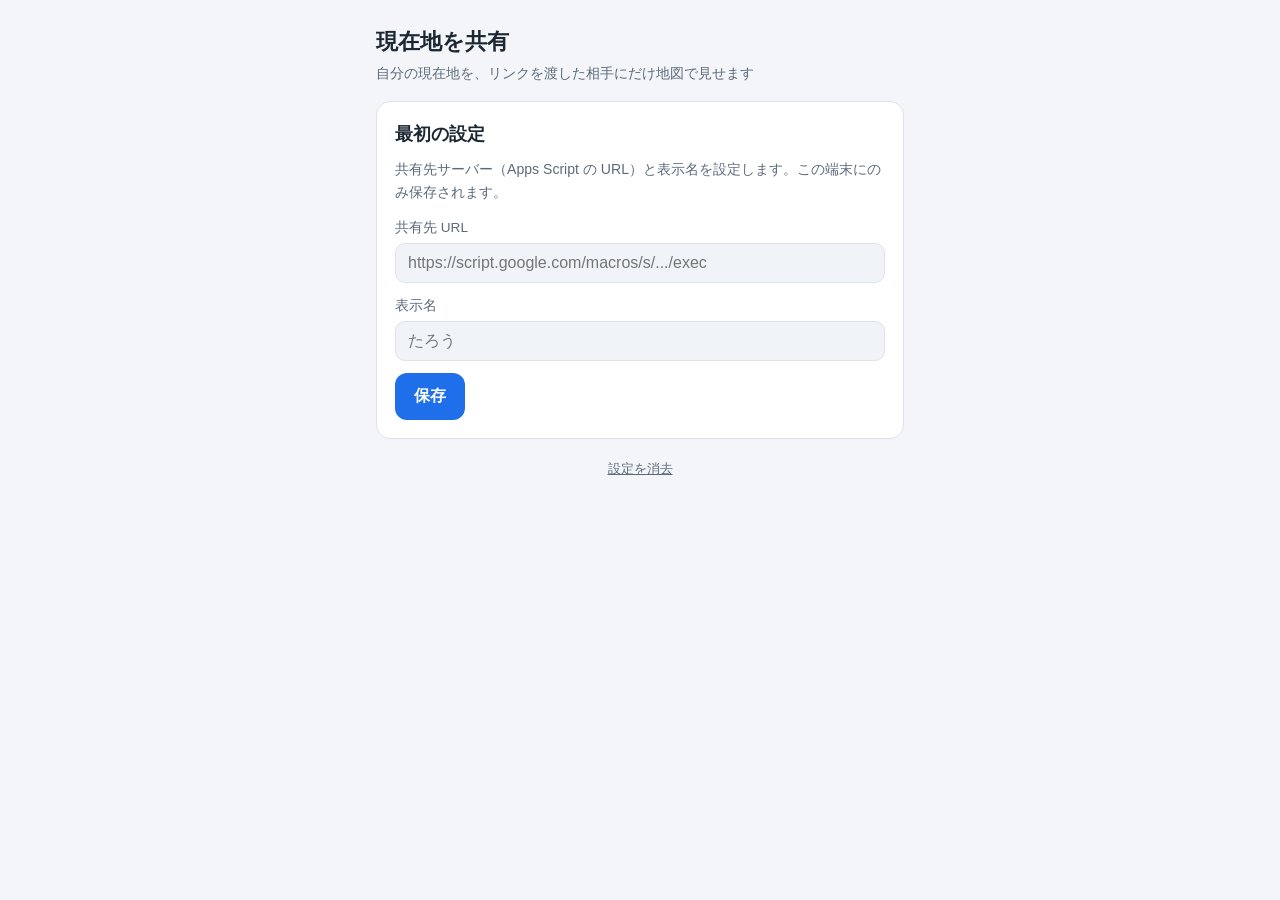
<file: live-location-share/index.html>
<!doctype html>
<html lang="ja">
<head>
  <meta charset="utf-8" />
  <meta name="viewport" content="width=device-width, initial-scale=1, viewport-fit=cover" />
  <title>現在地を共有</title>
  <link rel="stylesheet" href="styles.css" />
</head>
<body>
  <main class="wrap">
    <!-- 共有中であることを常に知らせるバナー -->
    <div id="banner" class="banner hidden" role="status" aria-live="polite">
      <span class="dot"></span><span>現在地を共有中 — 「共有を停止」でいつでも止められます</span>
    </div>

    <header class="head">
      <h1>現在地を共有</h1>
      <p class="sub">自分の現在地を、リンクを渡した相手にだけ地図で見せます</p>
    </header>

    <!-- 設定（初回のみ） -->
    <section id="setup" class="card hidden">
      <h2>最初の設定</h2>
      <p class="note">共有先サーバー（Apps Script の URL）と表示名を設定します。この端末にのみ保存されます。</p>
      <label>共有先 URL
        <input id="endpoint" type="url" placeholder="https://script.google.com/macros/s/.../exec" />
      </label>
      <label>表示名
        <input id="name" type="text" placeholder="たろう" />
      </label>
      <button id="saveSetup" class="btn primary">保存</button>
    </section>

    <!-- 共有前 -->
    <section id="idle" class="card hidden">
      <p class="note">ボタンを押すと位置情報の許可を求められます。許可した時だけ共有が始まります。</p>
      <label>共有する時間
        <select id="ttl">
          <option value="1">1時間</option>
          <option value="4" selected>4時間</option>
          <option value="8">8時間</option>
        </select>
      </label>
      <button id="start" class="btn primary big">現在地の共有を開始</button>
      <button id="editSetup" class="btn ghost">設定を変更</button>
    </section>

    <!-- 共有中 -->
    <section id="sharing" class="card hidden">
      <div class="live">
        <div><div class="live-label">共有中</div><div id="who" class="live-who">—</div></div>
        <div class="live-timer" id="elapsed">00:00</div>
      </div>

      <label>共有リンク（この相手だけが見られます）
        <div class="linkrow">
          <input id="link" type="text" readonly />
          <button id="copy" class="btn">コピー</button>
        </div>
      </label>

      <dl class="meta">
        <div><dt>最終更新</dt><dd id="updated">—</dd></div>
        <div><dt>精度</dt><dd id="acc">—</dd></div>
        <div><dt>期限</dt><dd id="expires">—</dd></div>
      </dl>

      <div class="row">
        <a id="preview" class="btn ghost" target="_blank" rel="noopener">地図で確認</a>
        <button id="stop" class="btn danger">共有を停止</button>
      </div>
    </section>

    <footer class="foot"><button id="reset" class="link">設定を消去</button></footer>
  </main>
  <script src="share.js"></script>
</body>
</html>
</file>
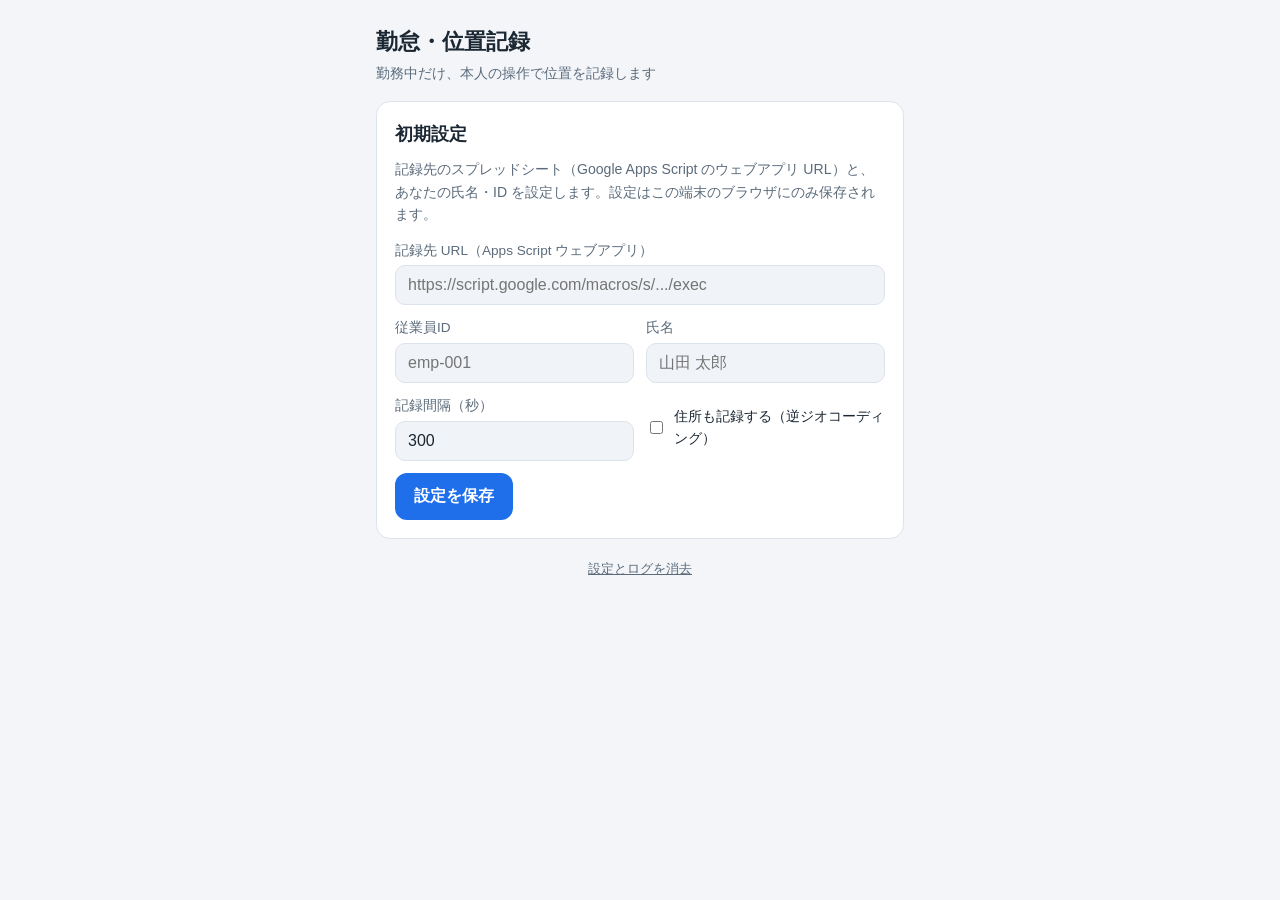
<file: timecard-location/index.html>
<!doctype html>
<html lang="ja">
<head>
  <meta charset="utf-8" />
  <meta name="viewport" content="width=device-width, initial-scale=1, viewport-fit=cover" />
  <title>勤怠・位置記録</title>
  <link rel="stylesheet" href="styles.css" />
</head>
<body>
  <!-- ============================================================
       このアプリは「本人が勤務ONにしている間だけ」位置を記録します。
       隠れて動く機能はありません。OFF にすれば記録は完全に停止します。
       ============================================================ -->
  <main class="app" id="app">

    <!-- 記録中であることを常に知らせるバナー（記録中のみ表示） -->
    <div id="recordingBanner" class="banner hidden" role="status" aria-live="polite">
      <span class="dot" aria-hidden="true"></span>
      <span>位置を記録中です — いつでも「勤務終了」で停止できます</span>
    </div>

    <header class="head">
      <h1>勤怠・位置記録</h1>
      <p class="sub">勤務中だけ、本人の操作で位置を記録します</p>
    </header>

    <!-- 1. 初期設定画面 ------------------------------------------------ -->
    <section id="setupView" class="card hidden">
      <h2>初期設定</h2>
      <p class="note">
        記録先のスプレッドシート（Google Apps Script のウェブアプリ URL）と、
        あなたの氏名・ID を設定します。設定はこの端末のブラウザにのみ保存されます。
      </p>
      <label>記録先 URL（Apps Script ウェブアプリ）
        <input id="cfgEndpoint" type="url" inputmode="url" placeholder="https://script.google.com/macros/s/.../exec" />
      </label>
      <div class="row">
        <label>従業員ID
          <input id="cfgWorkerId" type="text" placeholder="emp-001" />
        </label>
        <label>氏名
          <input id="cfgWorkerName" type="text" placeholder="山田 太郎" />
        </label>
      </div>
      <div class="row">
        <label>記録間隔（秒）
          <input id="cfgInterval" type="number" min="60" step="30" value="300" />
        </label>
        <label class="check">
          <input id="cfgGeocode" type="checkbox" />
          住所も記録する（逆ジオコーディング）
        </label>
      </div>
      <button id="saveSetup" class="btn primary">設定を保存</button>
    </section>

    <!-- 2. 同意画面 ---------------------------------------------------- -->
    <section id="consentView" class="card hidden">
      <h2>記録を始める前に（同意）</h2>
      <ul class="consent-list">
        <li>記録するのは<strong>「勤務開始」を押してから「勤務終了」を押すまで</strong>の間だけです。</li>
        <li>その間、約<strong><span id="consentInterval">5</span>分ごと</strong>に現在地（緯度・経度・精度<span id="consentAddr">・住所</span>）を記録します。</li>
        <li>勤務終了すると記録は<strong>完全に止まります</strong>。OFF の間は一切記録しません。</li>
        <li>記録中はこの画面の上部に<strong>「記録中」バナー</strong>が表示され、送信した内容も一覧で確認できます。</li>
        <li>位置情報へのアクセスは、次の画面でブラウザが<strong>あなたの許可</strong>を求めます。許可しなければ記録されません。</li>
      </ul>
      <p class="note small">
        ※ 記録先スプレッドシートの管理・閲覧範囲、保管期間、利用目的については、
        あなたの勤務先の規程・合意に従って運用してください。
      </p>
      <label class="check big">
        <input id="consentCheck" type="checkbox" />
        上記を理解し、勤務中の位置記録に同意します
      </label>
      <div class="row">
        <button id="goOnDuty" class="btn primary" disabled>同意して勤務開始</button>
        <button id="editSetup" class="btn ghost">設定を変更</button>
      </div>
    </section>

    <!-- 3. 勤務中画面 -------------------------------------------------- -->
    <section id="onDutyView" class="card hidden">
      <div class="status">
        <div>
          <div class="status-label">勤務中</div>
          <div class="status-worker" id="onWorker">—</div>
        </div>
        <div class="status-timer" id="elapsed">00:00:00</div>
      </div>

      <dl class="meta">
        <div><dt>最後の記録</dt><dd id="lastTime">—</dd></div>
        <div><dt>現在地</dt><dd id="lastPos">—</dd></div>
        <div><dt>精度</dt><dd id="lastAcc">—</dd></div>
        <div><dt>未送信</dt><dd id="pendingCount">0</dd></div>
      </dl>

      <div class="row">
        <button id="sendNow" class="btn ghost">今すぐ記録</button>
        <button id="goOffDuty" class="btn danger">勤務終了</button>
      </div>

      <h3>送信ログ（この端末に表示しているだけ）</h3>
      <ul id="log" class="log"></ul>
    </section>

    <footer class="foot">
      <button id="resetAll" class="link">設定とログを消去</button>
    </footer>
  </main>

  <script src="app.js"></script>
</body>
</html>
</file>
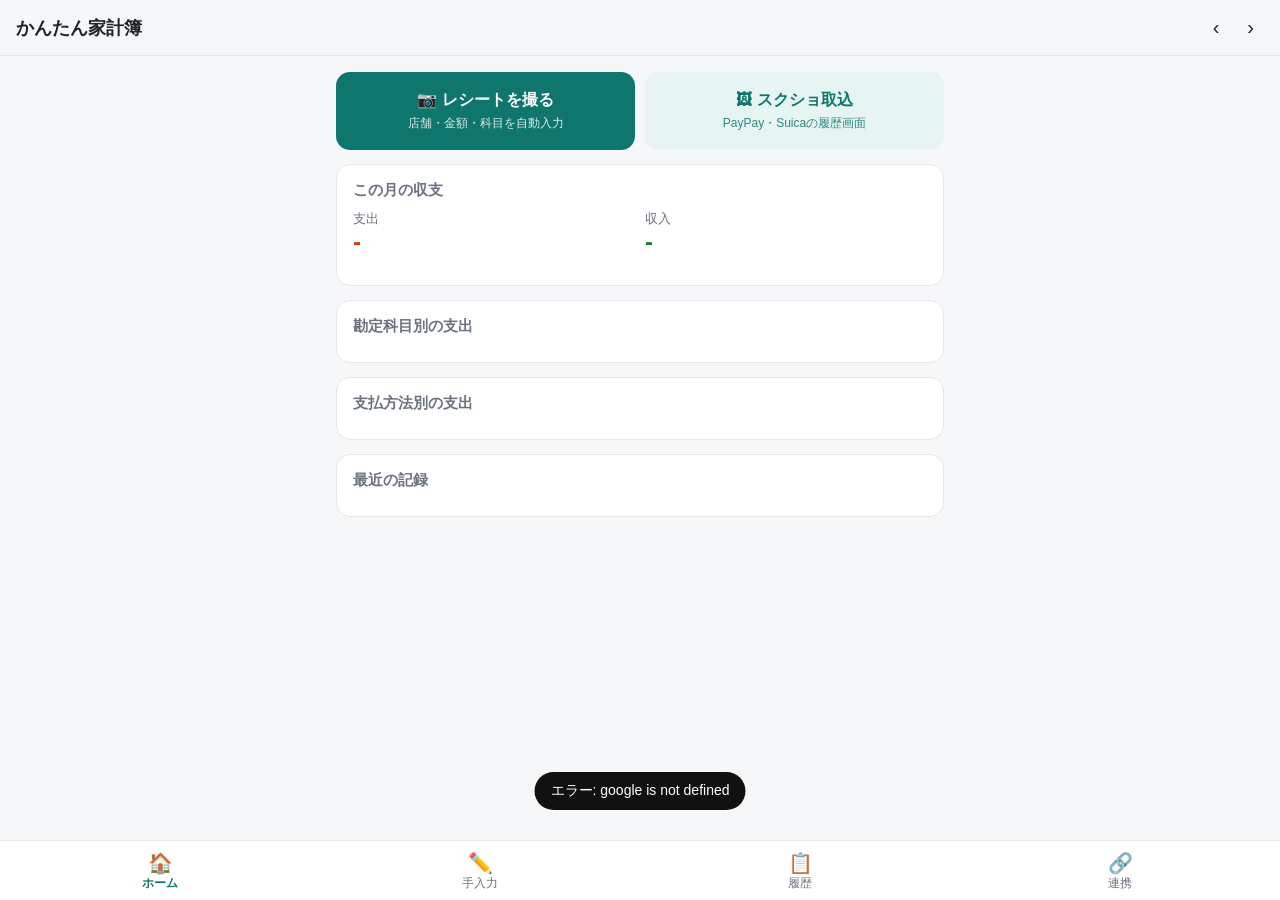
<file: kakeibo/src/index.html>
<!DOCTYPE html>
<html lang="ja">
<head>
<meta charset="utf-8">
<base target="_top">
<style>
  :root {
    --bg: #f6f7f9; --card: #ffffff; --text: #1f2328; --muted: #6b7280; --line: #e5e7eb;
    --accent: #0f766e; --accent-weak: #e6f4f2; --expense: #c2410c; --income: #15803d; --danger: #b91c1c;
  }
  @media (prefers-color-scheme: dark) {
    :root {
      --bg: #111315; --card: #1b1e21; --text: #e8eaed; --muted: #9aa0a6; --line: #2d3136;
      --accent: #2dd4bf; --accent-weak: #133430; --expense: #fb923c; --income: #4ade80; --danger: #f87171;
    }
  }
  * { box-sizing: border-box; }
  body { margin: 0; background: var(--bg); color: var(--text);
    font-family: -apple-system, BlinkMacSystemFont, "Hiragino Sans", "Noto Sans JP", sans-serif;
    font-size: 16px; padding-bottom: calc(72px + env(safe-area-inset-bottom)); }
  header { position: sticky; top: 0; z-index: 5; background: var(--bg); padding: 12px 16px;
    display: flex; align-items: center; justify-content: space-between; border-bottom: 1px solid var(--line); }
  header h1 { font-size: 18px; margin: 0; }
  .month { display: flex; align-items: center; gap: 4px; }
  .month button { background: none; border: none; color: var(--text); font-size: 20px; padding: 4px 10px; }
  main { padding: 16px; max-width: 640px; margin: 0 auto; }
  .card { background: var(--card); border: 1px solid var(--line); border-radius: 14px; padding: 16px; margin-bottom: 14px; }
  .card h2 { font-size: 15px; margin: 0 0 10px; color: var(--muted); font-weight: 600; }
  .totals { display: grid; grid-template-columns: 1fr 1fr; gap: 10px; }
  .totals div span { display: block; font-size: 13px; color: var(--muted); }
  .totals div b { font-size: 24px; font-variant-numeric: tabular-nums; }
  .exp { color: var(--expense); } .inc { color: var(--income); }
  .bigbtns { display: grid; grid-template-columns: 1fr 1fr; gap: 10px; margin-bottom: 14px; }
  .bigbtn { display: flex; flex-direction: column; align-items: center; justify-content: center; gap: 4px;
    padding: 18px 8px; border-radius: 14px; border: none; font-size: 16px; font-weight: 700; cursor: pointer;
    background: var(--accent); color: #fff; }
  .bigbtn.sub { background: var(--accent-weak); color: var(--accent); }
  .bigbtn small { font-weight: 400; font-size: 12px; opacity: .85; }
  table { width: 100%; border-collapse: collapse; }
  td { padding: 8px 0; border-bottom: 1px solid var(--line); }
  td.num { text-align: right; font-variant-numeric: tabular-nums; white-space: nowrap; }
  td.pct { text-align: right; color: var(--muted); width: 52px; font-size: 13px; }
  .tx { display: flex; justify-content: space-between; align-items: center; gap: 8px; padding: 10px 0;
    border-bottom: 1px solid var(--line); cursor: pointer; }
  .tx:last-child { border-bottom: none; }
  .tx .l { min-width: 0; } .tx .l b { display: block; overflow: hidden; text-overflow: ellipsis; white-space: nowrap; }
  .tx .l small { color: var(--muted); font-size: 12px; }
  .tx .r { text-align: right; white-space: nowrap; font-variant-numeric: tabular-nums; font-weight: 700; }
  .date-head { font-size: 13px; color: var(--muted); margin: 14px 0 0; }
  label { display: block; font-size: 13px; color: var(--muted); margin: 12px 0 4px; }
  input, select, textarea { width: 100%; padding: 12px; font-size: 16px; border-radius: 10px;
    border: 1px solid var(--line); background: var(--card); color: var(--text); }
  .seg { display: grid; grid-template-columns: 1fr 1fr; border: 1px solid var(--line); border-radius: 10px; overflow: hidden; }
  .seg button { padding: 10px; border: none; background: var(--card); color: var(--text); font-size: 15px; }
  .seg button.on { background: var(--accent); color: #fff; font-weight: 700; }
  .chips { display: flex; flex-wrap: wrap; gap: 6px; }
  .chip { padding: 8px 12px; border-radius: 999px; border: 1px solid var(--line); background: var(--card);
    color: var(--text); font-size: 14px; }
  .chip.on { background: var(--accent); color: #fff; border-color: var(--accent); }
  .btn { width: 100%; padding: 14px; border-radius: 12px; border: none; font-size: 16px; font-weight: 700;
    background: var(--accent); color: #fff; margin-top: 16px; cursor: pointer; }
  .btn.ghost { background: transparent; color: var(--accent); border: 1px solid var(--accent); }
  .btn.danger { background: transparent; color: var(--danger); border: 1px solid var(--danger); }
  .btn:disabled { opacity: .5; }
  nav { position: fixed; bottom: 0; left: 0; right: 0; display: grid; grid-template-columns: repeat(4, 1fr);
    background: var(--card); border-top: 1px solid var(--line); padding-bottom: env(safe-area-inset-bottom); z-index: 5; }
  nav button { background: none; border: none; color: var(--muted); padding: 10px 0 8px; font-size: 12px; }
  nav button i { display: block; font-style: normal; font-size: 20px; }
  nav button.on { color: var(--accent); font-weight: 700; }
  .hidden { display: none !important; }
  .muted { color: var(--muted); font-size: 13px; line-height: 1.6; }
  .notice { background: var(--accent-weak); border-radius: 10px; padding: 10px 12px; font-size: 14px; margin-bottom: 14px; }
  .notice.warn { background: #fef3c7; color: #78350f; }
  .modal { position: fixed; inset: 0; background: rgba(0,0,0,.45); z-index: 10; display: flex; align-items: flex-end; justify-content: center; }
  .sheet { background: var(--bg); width: 100%; max-width: 640px; max-height: 92vh; overflow-y: auto;
    border-radius: 18px 18px 0 0; padding: 16px 16px calc(24px + env(safe-area-inset-bottom)); }
  .sheet h3 { margin: 4px 0 8px; }
  .row2 { display: grid; grid-template-columns: 1fr 1fr; gap: 10px; }
  .toast { position: fixed; left: 50%; bottom: 90px; transform: translateX(-50%); background: #111; color: #fff;
    padding: 10px 16px; border-radius: 999px; font-size: 14px; z-index: 20; max-width: 90vw; }
  .loading { position: fixed; inset: 0; z-index: 30; background: rgba(0,0,0,.4); display: flex; align-items: center;
    justify-content: center; color: #fff; font-size: 16px; flex-direction: column; gap: 12px; }
  .spinner { width: 36px; height: 36px; border: 4px solid rgba(255,255,255,.3); border-top-color: #fff;
    border-radius: 50%; animation: spin 1s linear infinite; }
  @keyframes spin { to { transform: rotate(360deg); } }
  .cand { background: var(--card); border: 1px solid var(--line); border-radius: 12px; padding: 4px 12px 12px; margin-bottom: 10px; }
  .cand-head { display: flex; justify-content: space-between; align-items: center; padding-top: 8px; }
  .cand-head button { background: none; border: none; color: var(--danger); font-size: 14px; }
  a { color: var(--accent); }
</style>
</head>
<body>
<header>
  <h1>かんたん家計簿</h1>
  <div class="month">
    <button onclick="shiftMonth(-1)" aria-label="前の月">‹</button>
    <b id="monthLabel"></b>
    <button onclick="shiftMonth(1)" aria-label="次の月">›</button>
  </div>
</header>

<main>
  <!-- ホーム -->
  <section id="tab-home">
    <div id="apiWarn" class="notice warn hidden">Claude APIキーが未設定のため、写真の自動読み取りが使えません。README の手順で設定してください。</div>
    <div class="bigbtns">
      <button class="bigbtn" onclick="pickImage('receipt')">📷 レシートを撮る<small>店舗・金額・科目を自動入力</small></button>
      <button class="bigbtn sub" onclick="pickImage('screenshot')">🖼 スクショ取込<small>PayPay・Suicaの履歴画面</small></button>
    </div>
    <div class="card">
      <h2>この月の収支</h2>
      <div class="totals">
        <div><span>支出</span><b class="exp" id="sumExpense">-</b></div>
        <div><span>収入</span><b class="inc" id="sumIncome">-</b></div>
      </div>
      <p class="muted" id="sumBalance"></p>
    </div>
    <div class="card"><h2>勘定科目別の支出</h2><table id="byCategory"></table></div>
    <div class="card"><h2>支払方法別の支出</h2><table id="byPayment"></table></div>
    <div class="card"><h2>最近の記録</h2><div id="recent"></div></div>
  </section>

  <!-- 手入力 -->
  <section id="tab-add" class="hidden">
    <div class="card">
      <h2>手入力</h2>
      <div id="addForm"></div>
      <button class="btn" id="addSave" onclick="saveManual()">記録する</button>
    </div>
  </section>

  <!-- 履歴 -->
  <section id="tab-list" class="hidden">
    <div class="card"><div id="list"></div></div>
  </section>

  <!-- 連携 -->
  <section id="tab-link" class="hidden">
    <div class="card">
      <h2>クレカ・銀行の利用通知メール（自動）</h2>
      <p class="muted">Gmail に届く「カード利用のお知らせ」「入出金通知」を1時間ごとに自動で取り込みます。対象のメールはスプレッドシートの「連携設定」シートで設定します。</p>
      <p class="muted" id="lastGmail"></p>
      <button class="btn ghost" onclick="runGmail()">今すぐ取り込む</button>
    </div>
    <div class="card">
      <h2>明細CSVの取込</h2>
      <p class="muted">カード会社・銀行・PayPay アプリなどからダウンロードした明細CSVを、そのまま選ぶだけで取り込めます（列の形式は自動で判別）。</p>
      <label>明細の名前</label>
      <input id="csvName" placeholder="例：楽天カード 10月分">
      <label>支払方法</label>
      <select id="csvPayment"></select>
      <button class="btn ghost" onclick="document.getElementById('csvFile').click()">CSVファイルを選ぶ</button>
      <input type="file" id="csvFile" accept=".csv,text/csv" class="hidden" onchange="onCsv(this)">
    </div>
    <div class="card">
      <h2>PayPay・Suica のコツ</h2>
      <p class="muted">PayPay残高払いや Suica は利用通知メールが届かないことが多いので、アプリの<b>利用履歴画面をスクショ</b>してホームの「スクショ取込」から読み込むのがいちばん手軽です。複数件が写っていてもまとめて登録できます。チャージは二重計上になるので自動で除外します。</p>
    </div>
    <div class="card">
      <h2>保存先</h2>
      <p class="muted"><a id="ssLink" target="_blank">📊 スプレッドシートを開く</a></p>
      <p class="muted"><a id="driveLink" target="_blank">📁 レシート画像フォルダを開く</a></p>
    </div>
  </section>
</main>

<nav>
  <button data-tab="home" class="on" onclick="showTab('home')"><i>🏠</i>ホーム</button>
  <button data-tab="add" onclick="showTab('add')"><i>✏️</i>手入力</button>
  <button data-tab="list" onclick="showTab('list')"><i>📋</i>履歴</button>
  <button data-tab="link" onclick="showTab('link')"><i>🔗</i>連携</button>
</nav>

<input type="file" id="imgCamera" accept="image/*" capture="environment" class="hidden" onchange="onImages(this)">
<input type="file" id="imgPick" accept="image/*" multiple class="hidden" onchange="onImages(this)">

<div id="modal" class="modal hidden" onclick="if (event.target === this) closeModal()"><div class="sheet" id="modalBody"></div></div>
<div id="loading" class="loading hidden"><div class="spinner"></div><div id="loadingText">読み取り中…</div></div>
<div id="toast" class="toast hidden"></div>

<script>
  let INIT = null;
  let currentYm = '';
  let imageKind = 'receipt';
  let txCache = {};

  const yen = n => '¥' + Number(n || 0).toLocaleString('ja-JP');
  const esc = s => String(s == null ? '' : s).replace(/[&<>"']/g, c => ({'&':'&amp;','<':'&lt;','>':'&gt;','"':'&quot;',"'":'&#39;'}[c]));
  const $ = id => document.getElementById(id);

  function call(fn, ...args) {
    return new Promise((resolve, reject) => {
      google.script.run.withSuccessHandler(resolve).withFailureHandler(reject)[fn](...args);
    });
  }
  function toast(msg) {
    const t = $('toast'); t.textContent = msg; t.classList.remove('hidden');
    clearTimeout(toast._t); toast._t = setTimeout(() => t.classList.add('hidden'), 3000);
  }
  function loading(on, text) {
    $('loading').classList.toggle('hidden', !on);
    if (text) $('loadingText').textContent = text;
  }
  function fail(e) { loading(false); toast('エラー: ' + (e && e.message ? e.message : e)); }

  // ---------- 初期化 ----------
  call('getInitData').then(d => {
    INIT = d;
    currentYm = d.today.slice(0, 7);
    $('apiWarn').classList.toggle('hidden', d.hasApiKey);
    $('ssLink').href = d.spreadsheetUrl;
    $('driveLink').href = d.driveUrl;
    $('csvPayment').innerHTML = d.payments.map(p => `<option ${p === 'クレジットカード' ? 'selected' : ''}>${esc(p)}</option>`).join('');
    $('lastGmail').textContent = d.lastGmailImport ? '最終取込: ' + new Date(d.lastGmailImport).toLocaleString('ja-JP') : 'まだ取り込んでいません';
    $('addForm').innerHTML = txFormHtml('add', { date: d.today, type: '支出', payment: '現金' });
    bindForm('add');
    refresh();
  }).catch(fail);

  function showTab(name) {
    ['home', 'add', 'list', 'link'].forEach(t => $('tab-' + t).classList.toggle('hidden', t !== name));
    document.querySelectorAll('nav button').forEach(b => b.classList.toggle('on', b.dataset.tab === name));
    if (name === 'list') loadList();
    window.scrollTo(0, 0);
  }

  function shiftMonth(delta) {
    const [y, m] = currentYm.split('-').map(Number);
    const d = new Date(y, m - 1 + delta, 1);
    currentYm = d.getFullYear() + '-' + String(d.getMonth() + 1).padStart(2, '0');
    refresh();
  }

  function refresh() {
    const [y, m] = currentYm.split('-');
    $('monthLabel').textContent = `${y}年${Number(m)}月`;
    call('getDashboard', currentYm).then(renderDashboard).catch(fail);
    if (!$('tab-list').classList.contains('hidden')) loadList();
  }

  // ---------- ホーム ----------
  function renderDashboard(d) {
    $('sumExpense').textContent = yen(d.expense);
    $('sumIncome').textContent = yen(d.income);
    const bal = d.income - d.expense;
    $('sumBalance').textContent = '収支 ' + (bal >= 0 ? '+' : '−') + yen(Math.abs(bal));
    const rows = (list, total) => list.length
      ? list.map(c => `<tr><td>${esc(c.name)}</td><td class="num">${yen(c.amount)}</td><td class="pct">${total ? Math.round(c.amount / total * 100) : 0}%</td></tr>`).join('')
      : '<tr><td class="muted">まだ記録がありません</td></tr>';
    $('byCategory').innerHTML = rows(d.byCategory, d.expense);
    $('byPayment').innerHTML = rows(d.byPayment, d.expense);
    d.recent.forEach(t => txCache[t.id] = t);
    $('recent').innerHTML = d.recent.length ? d.recent.map(txRowHtml).join('') : '<p class="muted">レシートを撮るか、手入力で記録してみましょう。</p>';
  }

  function txRowHtml(t) {
    const cls = t.type === '収入' ? 'inc' : '';
    const sign = t.type === '収入' ? '+' : '';
    return `<div class="tx" onclick="openEdit('${esc(t.id)}')">
      <div class="l"><b>${esc(t.store || t.category)}</b><small>${esc(t.date.slice(5).replace('-', '/'))}・${esc(t.category)}・${esc(t.payment)}${t.receipt ? '・🧾' : ''}</small></div>
      <div class="r ${cls}">${sign}${yen(t.amount)}</div></div>`;
  }

  // ---------- 履歴 ----------
  function loadList() {
    $('list').innerHTML = '<p class="muted">読み込み中…</p>';
    call('listTransactions', currentYm).then(list => {
      list.forEach(t => txCache[t.id] = t);
      if (!list.length) { $('list').innerHTML = '<p class="muted">この月の記録はありません</p>'; return; }
      let html = '', last = '';
      list.forEach(t => {
        if (t.date !== last) { html += `<p class="date-head">${esc(t.date.replace(/-/g, '/'))}</p>`; last = t.date; }
        html += txRowHtml(t);
      });
      $('list').innerHTML = html;
    }).catch(fail);
  }

  // ---------- 入力フォーム（手入力・編集・読み取り結果の確認で共通） ----------
  function txFormHtml(p, t) {
    const cats = t.type === '収入' ? INIT.categories.income : INIT.categories.expense;
    return `
      <div class="seg" id="${p}-type">
        <button type="button" class="${t.type !== '収入' ? 'on' : ''}" data-v="支出">支出</button>
        <button type="button" class="${t.type === '収入' ? 'on' : ''}" data-v="収入">収入</button>
      </div>
      <label>金額</label>
      <input id="${p}-amount" type="number" inputmode="numeric" placeholder="0" value="${esc(t.amount || '')}">
      <label>勘定科目</label>
      <div class="chips" id="${p}-cat">${cats.map(c => `<button type="button" class="chip ${c === t.category ? 'on' : ''}" data-v="${esc(c)}">${esc(c)}</button>`).join('')}</div>
      <div class="row2">
        <div><label>日付</label><input id="${p}-date" type="date" value="${esc(t.date || INIT.today)}"></div>
        <div><label>支払方法</label><select id="${p}-payment">${INIT.payments.map(x => `<option ${x === t.payment ? 'selected' : ''}>${esc(x)}</option>`).join('')}</select></div>
      </div>
      <label>店舗・内容</label>
      <input id="${p}-store" value="${esc(t.store || '')}" placeholder="例：スーパー〇〇">
      <label>メモ</label>
      <input id="${p}-memo" value="${esc(t.memo || '')}">`;
  }

  function bindForm(p) {
    const seg = $(p + '-type');
    seg.querySelectorAll('button').forEach(b => b.onclick = () => {
      if (b.classList.contains('on')) return;
      const cur = readForm(p);
      cur.type = b.dataset.v; cur.category = '';
      seg.parentElement.innerHTML = txFormHtml(p, cur);
      bindForm(p);
    });
    $(p + '-cat').querySelectorAll('.chip').forEach(c => c.onclick = () => {
      $(p + '-cat').querySelectorAll('.chip').forEach(x => x.classList.remove('on'));
      c.classList.add('on');
    });
  }

  function readForm(p) {
    const cat = $(p + '-cat').querySelector('.chip.on');
    return {
      type: $(p + '-type').querySelector('.on').dataset.v,
      amount: Number($(p + '-amount').value || 0),
      category: cat ? cat.dataset.v : '',
      date: $(p + '-date').value,
      payment: $(p + '-payment').value,
      store: $(p + '-store').value.trim(),
      memo: $(p + '-memo').value.trim(),
    };
  }

  function validate(t) {
    if (!t.amount || t.amount <= 0) { toast('金額を入力してください'); return false; }
    if (!t.category) { toast('勘定科目を選んでください'); return false; }
    return true;
  }

  function saveManual() {
    const t = readForm('add');
    if (!validate(t)) return;
    $('addSave').disabled = true;
    call('saveTransactions', [t], '手動').then(() => {
      toast('記録しました');
      $('addForm').innerHTML = txFormHtml('add', { date: t.date, type: t.type, payment: t.payment });
      bindForm('add');
      if (t.date.slice(0, 7) !== currentYm) currentYm = t.date.slice(0, 7);
      refresh();
    }).catch(fail).finally(() => $('addSave').disabled = false);
  }

  // ---------- 編集 ----------
  function openEdit(id) {
    const t = txCache[id];
    if (!t) return;
    $('modalBody').innerHTML = `<h3>記録を編集</h3><div>${txFormHtml('edit', t)}</div>
      <p class="muted">入力元: ${esc(t.source)}${t.receipt ? `・<a href="${esc(t.receipt)}" target="_blank">レシート画像を見る</a>` : ''}</p>
      <button class="btn" onclick="saveEdit('${esc(id)}')">保存</button>
      <button class="btn danger" onclick="removeTx('${esc(id)}')">削除</button>
      <button class="btn ghost" onclick="closeModal()">閉じる</button>`;
    $('modal').classList.remove('hidden');
    bindForm('edit');
  }
  function saveEdit(id) {
    const t = Object.assign(readForm('edit'), { id });
    if (!validate(t)) return;
    loading(true, '保存中…');
    call('updateTransaction', t).then(() => { loading(false); closeModal(); toast('保存しました'); refresh(); }).catch(fail);
  }
  function removeTx(id) {
    if (!confirm('この記録を削除しますか？')) return;
    loading(true, '削除中…');
    call('deleteTransaction', id).then(() => { loading(false); closeModal(); toast('削除しました'); refresh(); }).catch(fail);
  }
  function closeModal() { $('modal').classList.add('hidden'); }

  // ---------- レシート・スクショ ----------
  function pickImage(kind) {
    imageKind = kind;
    (kind === 'receipt' ? $('imgCamera') : $('imgPick')).click();
  }

  // スマホの写真は大きいので、送る前に縮小（通信量とAPI料金の節約）
  function resizeImage(file, maxSide) {
    return new Promise((resolve, reject) => {
      const img = new Image();
      img.onload = () => {
        const scale = Math.min(1, maxSide / Math.max(img.width, img.height));
        const c = document.createElement('canvas');
        c.width = Math.round(img.width * scale); c.height = Math.round(img.height * scale);
        c.getContext('2d').drawImage(img, 0, 0, c.width, c.height);
        URL.revokeObjectURL(img.src);
        resolve(c.toDataURL('image/jpeg', 0.85).split(',')[1]);
      };
      img.onerror = () => reject(new Error('画像を読み込めませんでした'));
      img.src = URL.createObjectURL(file);
    });
  }

  async function onImages(input) {
    const files = Array.from(input.files || []);
    input.value = '';
    if (!files.length) return;
    const kind = imageKind;
    const results = [];
    try {
      for (let i = 0; i < files.length; i++) {
        loading(true, `読み取り中… (${i + 1}/${files.length})`);
        const base64 = await resizeImage(files[i], kind === 'screenshot' ? 2000 : 1600);
        results.push(await call('processImage', { base64, mimeType: 'image/jpeg', kind }));
      }
    } catch (e) { return fail(e); }
    loading(false);
    showCandidates(results);
  }

  let CANDS = [];
  function showCandidates(results) {
    CANDS = [];
    const errors = [];
    results.forEach(r => {
      if (r.error) errors.push(r.error);
      r.transactions.forEach(t => CANDS.push(Object.assign({ receipt: r.fileUrl, source: r.kind }, t)));
      if (!r.transactions.length && r.kind === 'レシート') {
        CANDS.push({ receipt: r.fileUrl, source: 'レシート', date: INIT.today, type: '支出', payment: '現金' });
      }
    });
    let html = `<h3>読み取り結果を確認</h3>`;
    if (errors.length) html += `<div class="notice warn">${esc(errors[0])}<br>画像はドライブに保存済みです。内容を入力して保存できます。</div>`;
    else if (!CANDS.length) html += `<div class="notice">取引が見つかりませんでした（チャージなどは除外されます）。</div>`;
    else html += `<p class="muted">間違いがあれば直して「すべて保存」を押してください。</p>`;
    html += CANDS.map((t, i) => `<div class="cand" id="cand-${i}">
        <div class="cand-head"><small class="muted">${i + 1}件目 ${t.receipt ? `・<a href="${esc(t.receipt)}" target="_blank">画像</a>` : ''}</small>
        <button onclick="dropCand(${i})">除外</button></div>
        <div>${txFormHtml('c' + i, t)}</div></div>`).join('');
    if (CANDS.length) html += `<button class="btn" id="candSave" onclick="saveCandidates()">すべて保存（${CANDS.length}件）</button>`;
    html += `<button class="btn ghost" onclick="closeModal()">閉じる</button>`;
    $('modalBody').innerHTML = html;
    CANDS.forEach((_, i) => bindForm('c' + i));
    $('modal').classList.remove('hidden');
  }
  function dropCand(i) {
    CANDS[i] = null;
    $('cand-' + i).remove();
    const n = CANDS.filter(Boolean).length;
    if ($('candSave')) $('candSave').textContent = `すべて保存（${n}件）`;
  }
  async function saveCandidates() {
    const groups = {};
    for (let i = 0; i < CANDS.length; i++) {
      if (!CANDS[i]) continue;
      const t = Object.assign(readForm('c' + i), { receipt: CANDS[i].receipt });
      if (!validate(t)) { $('cand-' + i).scrollIntoView({ behavior: 'smooth' }); return; }
      (groups[CANDS[i].source] = groups[CANDS[i].source] || []).push(t);
    }
    loading(true, '保存中…');
    try {
      let added = 0, merged = 0, skipped = 0;
      for (const src of Object.keys(groups)) {
        const r = await call('saveTransactions', groups[src], src);
        added += r.added; merged += r.merged; skipped += r.skipped;
      }
      loading(false); closeModal();
      toast(resultText({ added, merged, skipped }));
      refresh();
    } catch (e) { fail(e); }
  }

  function resultText(r) {
    let s = `${r.added}件 登録しました`;
    if (r.merged) s += `／${r.merged}件はカード明細にレシートを紐づけ`;
    if (r.skipped) s += `／重複${r.skipped}件はスキップ`;
    return s;
  }

  // ---------- Gmail・CSV ----------
  function runGmail() {
    loading(true, 'Gmail から取り込み中…');
    call('runGmailImport').then(r => {
      loading(false);
      toast(r.mails ? `メール${r.mails}通を確認: ` + resultText(r) : '新しい利用通知メールはありませんでした（連携設定で有効にしているか確認してください）');
      $('lastGmail').textContent = '最終取込: ' + new Date().toLocaleString('ja-JP');
      refresh();
    }).catch(fail);
  }

  function onCsv(input) {
    const file = input.files[0];
    input.value = '';
    if (!file) return;
    const reader = new FileReader();
    reader.onload = () => {
      // 日本のカード会社のCSVは Shift_JIS が多いので、UTF-8 で読めなければ Shift_JIS で読み直す
      let text;
      try { text = new TextDecoder('utf-8', { fatal: true }).decode(reader.result); }
      catch (e) { text = new TextDecoder('shift_jis').decode(reader.result); }
      loading(true, 'CSVを取り込み中…（件数が多いと1〜2分かかります）');
      call('importCsv', { text, sourceName: $('csvName').value.trim() || file.name, payment: $('csvPayment').value })
        .then(r => { loading(false); toast(resultText(r)); refresh(); })
        .catch(fail);
    };
    reader.readAsArrayBuffer(file);
  }
</script>
</body>
</html>
</file>
<file: live-location-share/styles.css>
:root {
  --bg: #0f1419; --card: #1a222c; --card-2: #222c38;
  --text: #e6edf3; --muted: #9aa7b4; --line: #2d3947;
  --primary: #2f81f7; --danger: #e5534b; --ok: #3fb950; --radius: 14px;
}
@media (prefers-color-scheme: light) {
  :root {
    --bg: #f3f5f8; --card: #fff; --card-2: #f0f3f7;
    --text: #1b2733; --muted: #5b6b7b; --line: #dde3ea;
    --primary: #1f6feb; --danger: #cf222e; --ok: #1a7f37;
  }
}
* { box-sizing: border-box; }
body {
  margin: 0; background: var(--bg); color: var(--text); line-height: 1.6;
  font-family: -apple-system, BlinkMacSystemFont, "Hiragino Kaku Gothic ProN",
    "Noto Sans JP", "Segoe UI", Meiryo, sans-serif;
  -webkit-font-smoothing: antialiased;
}
.wrap { max-width: 560px; margin: 0 auto; padding: 16px 16px 48px; }
.head h1 { font-size: 1.4rem; margin: 8px 0 2px; }
.sub { color: var(--muted); margin: 0 0 16px; font-size: .9rem; }
.hidden { display: none !important; }

.banner {
  position: sticky; top: 0; z-index: 10;
  display: flex; align-items: center; gap: 10px;
  background: var(--danger); color: #fff; padding: 10px 14px;
  border-radius: 10px; margin-bottom: 14px; font-weight: 600; font-size: .9rem;
}
.banner .dot { width: 10px; height: 10px; border-radius: 50%; background: #fff; animation: pulse 1.4s infinite; }
@keyframes pulse { 0%,100% { opacity: 1; } 50% { opacity: .25; } }

.card {
  background: var(--card); border: 1px solid var(--line);
  border-radius: var(--radius); padding: 18px; margin-bottom: 16px;
}
.card h2 { margin: 0 0 10px; font-size: 1.1rem; }
.note { color: var(--muted); font-size: .88rem; margin: 0 0 14px; }

label { display: block; font-size: .85rem; color: var(--muted); margin-bottom: 12px; }
input[type="text"], input[type="url"], select {
  width: 100%; margin-top: 4px; padding: 10px 12px;
  background: var(--card-2); border: 1px solid var(--line);
  border-radius: 10px; color: var(--text); font-size: 1rem;
}
input:focus, select:focus { outline: 2px solid var(--primary); outline-offset: 1px; }

.btn {
  appearance: none; border: 1px solid var(--line); background: var(--card-2);
  color: var(--text); padding: 12px 18px; border-radius: 12px;
  font-size: 1rem; font-weight: 600; cursor: pointer;
  text-align: center; text-decoration: none; display: inline-block;
}
.btn:active { transform: translateY(1px); }
.btn.primary { background: var(--primary); color: #fff; border-color: transparent; }
.btn.danger { background: var(--danger); color: #fff; border-color: transparent; }
.btn.ghost { background: transparent; }
.btn.big { width: 100%; padding: 14px; font-size: 1.1rem; margin-bottom: 10px; }

.row { display: flex; gap: 12px; flex-wrap: wrap; }
.row > * { flex: 1 1 auto; }

.live {
  display: flex; justify-content: space-between; align-items: center;
  background: var(--card-2); border-radius: 12px; padding: 14px 16px; margin-bottom: 14px;
}
.live-label { font-size: .75rem; color: var(--ok); font-weight: 700; letter-spacing: .08em; }
.live-who { font-size: 1.1rem; font-weight: 700; }
.live-timer { font-variant-numeric: tabular-nums; font-size: 1.4rem; font-weight: 700; }

.linkrow { display: flex; gap: 8px; margin-top: 4px; }
.linkrow input { flex: 1; }
.linkrow .btn { padding: 10px 14px; }

.meta { display: grid; grid-template-columns: 1fr 1fr 1fr; gap: 10px; margin: 14px 0; }
.meta > div { background: var(--card-2); border-radius: 10px; padding: 10px 12px; }
.meta dt { font-size: .72rem; color: var(--muted); margin: 0; }
.meta dd { margin: 2px 0 0; font-size: .9rem; font-variant-numeric: tabular-nums; }

.foot { text-align: center; margin-top: 8px; }
.link { background: none; border: none; color: var(--muted); text-decoration: underline; cursor: pointer; font-size: .82rem; }
</file>
<file: timecard-location/styles.css>
:root {
  --bg: #0f1419;
  --card: #1a222c;
  --card-2: #222c38;
  --text: #e6edf3;
  --muted: #9aa7b4;
  --line: #2d3947;
  --primary: #2f81f7;
  --primary-ink: #ffffff;
  --danger: #e5534b;
  --ok: #3fb950;
  --warn: #d29922;
  --radius: 14px;
}

@media (prefers-color-scheme: light) {
  :root {
    --bg: #f3f5f8;
    --card: #ffffff;
    --card-2: #f0f3f7;
    --text: #1b2733;
    --muted: #5b6b7b;
    --line: #dde3ea;
    --primary: #1f6feb;
    --primary-ink: #ffffff;
    --danger: #cf222e;
    --ok: #1a7f37;
    --warn: #9a6700;
  }
}

* { box-sizing: border-box; }

body {
  margin: 0;
  background: var(--bg);
  color: var(--text);
  font-family: -apple-system, BlinkMacSystemFont, "Hiragino Kaku Gothic ProN",
    "Noto Sans JP", "Segoe UI", Meiryo, sans-serif;
  line-height: 1.6;
  -webkit-font-smoothing: antialiased;
}

.app {
  max-width: 560px;
  margin: 0 auto;
  padding: 16px 16px 48px;
}

.head h1 { font-size: 1.4rem; margin: 8px 0 2px; }
.sub { color: var(--muted); margin: 0 0 16px; font-size: .9rem; }

.hidden { display: none !important; }

/* 記録中バナー */
.banner {
  position: sticky;
  top: 0;
  z-index: 10;
  display: flex;
  align-items: center;
  gap: 10px;
  background: var(--danger);
  color: #fff;
  padding: 10px 14px;
  border-radius: 10px;
  margin-bottom: 14px;
  font-size: .9rem;
  font-weight: 600;
  box-shadow: 0 4px 16px rgba(0, 0, 0, .25);
}
.banner .dot {
  width: 10px; height: 10px; border-radius: 50%;
  background: #fff;
  animation: pulse 1.4s ease-in-out infinite;
}
@keyframes pulse { 0%,100% { opacity: 1; } 50% { opacity: .25; } }

.card {
  background: var(--card);
  border: 1px solid var(--line);
  border-radius: var(--radius);
  padding: 18px;
  margin-bottom: 16px;
}
.card h2 { margin: 0 0 10px; font-size: 1.1rem; }
.card h3 { margin: 18px 0 8px; font-size: .95rem; color: var(--muted); }

.note { color: var(--muted); font-size: .88rem; margin: 0 0 14px; }
.note.small { font-size: .8rem; }

label {
  display: block;
  font-size: .85rem;
  color: var(--muted);
  margin-bottom: 12px;
}
label.check { display: flex; align-items: center; gap: 8px; color: var(--text); }
label.check.big { font-size: 1rem; font-weight: 600; margin: 8px 0 16px; }
label.check input { width: auto; }

input[type="text"], input[type="url"], input[type="number"] {
  width: 100%;
  margin-top: 4px;
  padding: 10px 12px;
  background: var(--card-2);
  border: 1px solid var(--line);
  border-radius: 10px;
  color: var(--text);
  font-size: 1rem;
}
input:focus { outline: 2px solid var(--primary); outline-offset: 1px; }

.row { display: flex; gap: 12px; flex-wrap: wrap; }
.row > label { flex: 1 1 160px; }

.btn {
  appearance: none;
  border: 1px solid var(--line);
  background: var(--card-2);
  color: var(--text);
  padding: 12px 18px;
  border-radius: 12px;
  font-size: 1rem;
  font-weight: 600;
  cursor: pointer;
}
.btn:active { transform: translateY(1px); }
.btn:disabled { opacity: .5; cursor: not-allowed; }
.btn.primary { background: var(--primary); color: var(--primary-ink); border-color: transparent; }
.btn.danger { background: var(--danger); color: #fff; border-color: transparent; }
.btn.ghost { background: transparent; }

.consent-list { padding-left: 1.1em; margin: 0 0 12px; }
.consent-list li { margin-bottom: 8px; font-size: .92rem; }

/* 勤務中 */
.status {
  display: flex;
  justify-content: space-between;
  align-items: center;
  background: var(--card-2);
  border-radius: 12px;
  padding: 14px 16px;
  margin-bottom: 14px;
}
.status-label {
  font-size: .75rem; color: var(--ok); font-weight: 700;
  letter-spacing: .08em;
}
.status-worker { font-size: 1.1rem; font-weight: 700; }
.status-timer { font-variant-numeric: tabular-nums; font-size: 1.5rem; font-weight: 700; }

.meta {
  display: grid;
  grid-template-columns: 1fr 1fr;
  gap: 10px;
  margin: 0 0 16px;
}
.meta > div {
  background: var(--card-2);
  border-radius: 10px;
  padding: 10px 12px;
}
.meta dt { font-size: .72rem; color: var(--muted); margin: 0; }
.meta dd { margin: 2px 0 0; font-size: .95rem; font-variant-numeric: tabular-nums; word-break: break-all; }

.log { list-style: none; padding: 0; margin: 0; max-height: 320px; overflow: auto; }
.log li {
  border: 1px solid var(--line);
  border-radius: 10px;
  padding: 8px 12px;
  margin-bottom: 8px;
  font-size: .82rem;
}
.log .t { color: var(--muted); font-variant-numeric: tabular-nums; }
.log .k { font-weight: 700; margin-left: 6px; }
.log .k.ok { color: var(--ok); }
.log .k.pending { color: var(--warn); }
.log a { color: var(--primary); }

.foot { text-align: center; margin-top: 8px; }
.link {
  background: none; border: none; color: var(--muted);
  text-decoration: underline; cursor: pointer; font-size: .82rem;
}
</file>
